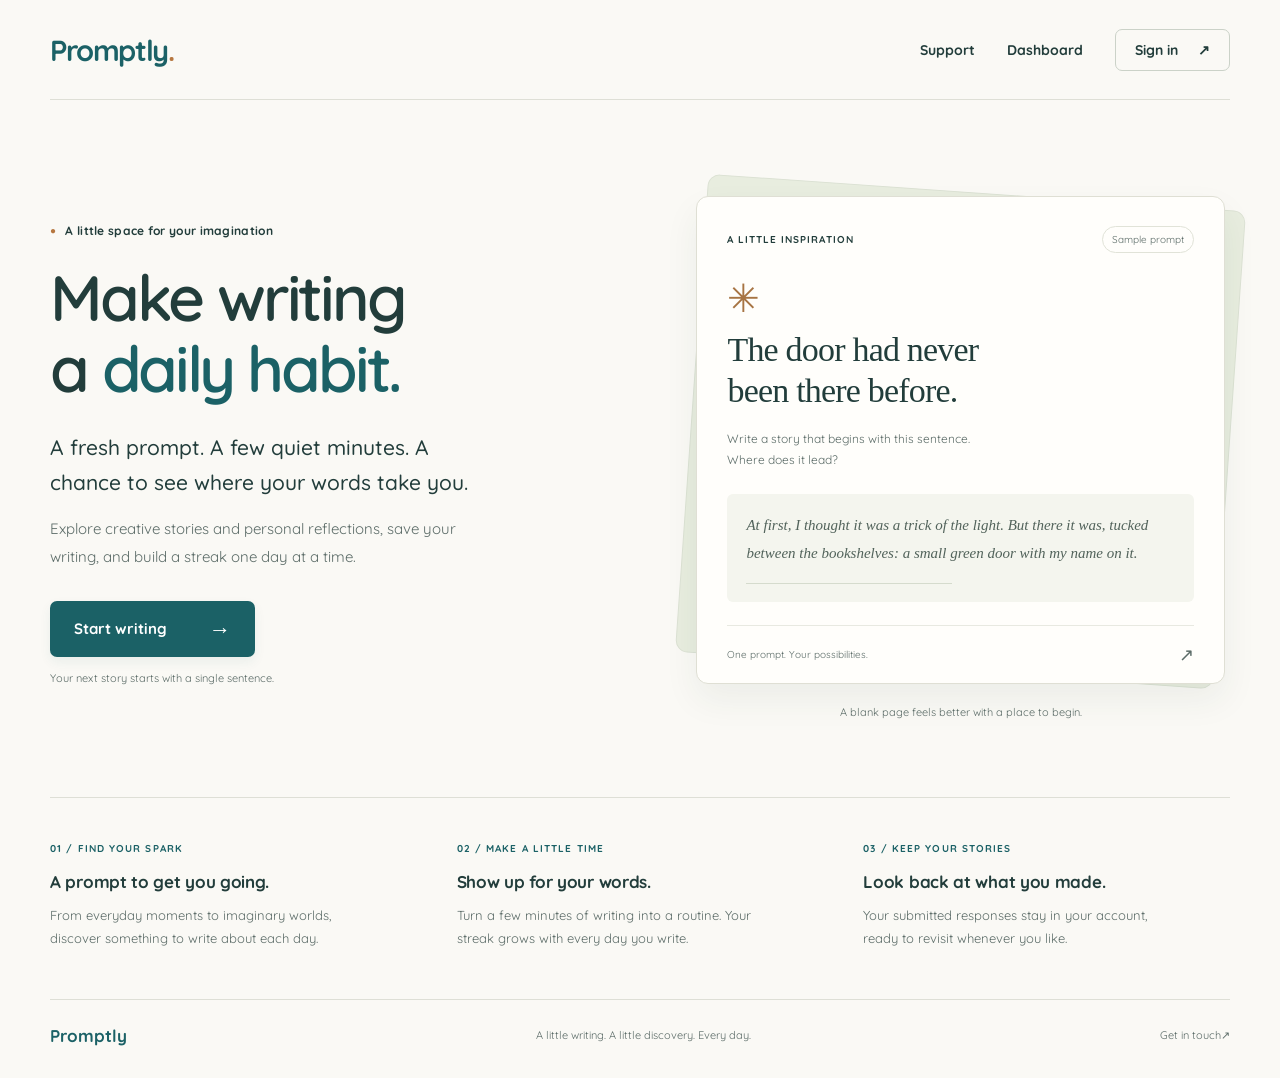
<file: home/index.html>
<!DOCTYPE html>
<html lang="en">
  <head>
    <meta charset="UTF-8">
    <meta name="viewport" content="width=device-width, initial-scale=1">
    <title>Promptly — A little writing, every day</title>
    <meta name="description" content="Build a daily writing habit with creative prompts, saved responses, and writing streaks.">
    <link rel="icon" href="../images/favicon.png">
    <link rel="preconnect" href="https://fonts.googleapis.com">
    <link rel="preconnect" href="https://fonts.gstatic.com" crossorigin>
    <link href="https://fonts.googleapis.com/css2?family=Quicksand:wght@400;500;600;700&display=swap" rel="stylesheet">
    <link rel="stylesheet" href="/home/style.css">
    <script async src="https://pagead2.googlesyndication.com/pagead/js/adsbygoogle.js?client=ca-pub-9231035634119963" crossorigin="anonymous"></script>
  </head>
  <body>
    <a class="skip" href="#main">Skip to content</a>
    <header>
      <a class="brand" href="./index.html">Promptly<span>.</span></a>
      <nav aria-label="Main navigation">
        <a href="../support/">Support</a>
        <a href="../dashboard/">Dashboard</a>
        <a class="signin" href="../login/">Sign in <span aria-hidden="true">↗</span></a>
      </nav>
    </header>
    <main id="main">
      <section class="hero" aria-labelledby="headline">
        <div class="copy">
          <p class="eyebrow"><span aria-hidden="true">●</span> A little space for your imagination</p>
          <h1 id="headline">Make writing<br>a <em>daily habit.</em></h1>
          <p class="intro">A fresh prompt. A few quiet minutes. A chance to see where your words take you.</p>
          <p class="description">Explore creative stories and personal reflections, save your writing, and build a streak one day at a time.</p>
          <a class="primary" href="../prompt/">Start writing <span aria-hidden="true">→</span></a>
          <p class="note">Your next story starts with a single sentence.</p>
        </div>
        <div class="preview">
          <div class="back-paper" aria-hidden="true"></div>
          <article class="card" aria-labelledby="sample-title">
            <div class="card-top">
              <span>A LITTLE INSPIRATION</span>
              <span class="badge">Sample prompt</span>
            </div>
            <div class="spark" aria-hidden="true">✳</div>
            <h2 id="sample-title">The door had never<br>been there before.</h2>
            <p class="instruction">Write a story that begins with this sentence.<br>Where does it lead?</p>
            <div class="sample">
              <p>At first, I thought it was a trick of the light. But there it was, tucked between the bookshelves: a small green door with my name on it.</p>
              <div class="line" aria-hidden="true"></div>
            </div>
            <div class="card-bottom">
              <span>One prompt. Your possibilities.</span>
              <span aria-hidden="true">↗</span>
            </div>
          </article>
          <p class="caption">A blank page feels better with a place to begin.</p>
        </div>
      </section>
      <section class="benefits" aria-label="How Promptly works">
        <article>
          <span class="step">01 / FIND YOUR SPARK</span>
          <h2>A prompt to get you going.</h2>
          <p>From everyday moments to imaginary worlds, discover something to write about each day.</p>
        </article>
        <article>
          <span class="step">02 / MAKE A LITTLE TIME</span>
          <h2>Show up for your words.</h2>
          <p>Turn a few minutes of writing into a routine. Your streak grows with every day you write.</p>
        </article>
        <article>
          <span class="step">03 / KEEP YOUR STORIES</span>
          <h2>Look back at what you made.</h2>
          <p>Your submitted responses stay in your account, ready to revisit whenever you like.</p>
        </article>
      </section>
    </main>
    <footer>
      <a class="footer-brand" href="./index.html">Promptly</a>
      <p>A little writing. A little discovery. Every day.</p>
      <a href="../support/">Get in touch<span aria-hidden="true">↗</span></a>
    </footer>
  </body>
</html>
</file>
<file: home/style.css>
:root {
  color-scheme: light;
  --ink: #223d3b;
  --teal: #1b6166;
  --muted: #5c6c68;
  --line: #dedfd6;
}

* {
  box-sizing: border-box;
}

body {
  margin: 0;
  background: #faf9f5;
  color: var(--ink);
  font-family: Quicksand, sans-serif;
  -webkit-font-smoothing: antialiased;
}

a {
  color: inherit;
  text-decoration: none;
}

a:focus-visible {
  outline: 3px solid var(--teal);
  outline-offset: 6px;
}

.skip {
  position: absolute;
  top: 10px;
  left: 16px;
  transform: translateY(-150%);
  padding: 12px;
  background: white;
  z-index: 5;
}

.skip:focus {
  transform: none;
}

header, main, footer {
  width: min(1180px, calc(100% - 96px));
  margin-inline: auto;
}

header {
  min-height: 100px;
  display: flex;
  align-items: center;
  justify-content: space-between;
  border-bottom: 1px solid var(--line);
  gap: 24px;
}

.brand {
  font-size: 29px;
  font-weight: 700;
  letter-spacing: -1.4px;
  color: var(--teal);
}

.brand span {
  color: #b67740;
}

nav {
  display: flex;
  align-items: center;
  gap: 32px;
  font-size: 14px;
  font-weight: 700;
}

.signin {
  border: 1px solid #cbd2c8;
  padding: 11px 19px;
  border-radius: 7px;
}

.signin span {
  margin-left: 16px;
}

nav a:hover, footer a:hover {
  text-decoration: underline;
  text-underline-offset: 5px;
}

.hero {
  display: grid;
  grid-template-columns: 1.05fr 1fr;
  gap: 76px;
  align-items: center;
  padding: 88px 0 78px;
}

.eyebrow {
  display: flex;
  align-items: center;
  gap: 9px;
  margin: 0 0 24px;
  font-size: 12px;
  font-weight: 700;
  letter-spacing: .3px;
}

.eyebrow span {
  font-size: 10px;
  color: #b67740;
}

h1 {
  margin: 0 0 25px;
  font-size: clamp(44px, 5vw, 65px);
  font-weight: 600;
  line-height: 1.12;
  letter-spacing: -3.2px;
}

h1 em {
  font-style: normal;
  color: var(--teal);
}

.intro {
  font-size: 21px;
  line-height: 1.65;
  font-weight: 500;
  margin: 0 0 16px;
  max-width: 440px;
}

.description {
  color: var(--muted);
  font-size: 15px;
  line-height: 1.85;
  max-width: 420px;
  margin: 0 0 30px;
}

.primary {
  display: inline-flex;
  align-items: center;
  gap: 42px;
  padding: 17px 24px;
  border-radius: 7px;
  background: var(--teal);
  color: white;
  font-size: 15px;
  font-weight: 700;
  box-shadow: 0 5px 12px #1b616612;
}

.primary:hover {
  background: #174f53;
}

.primary span {
  font-size: 22px;
  line-height: 1;
}

.note {
  font-size: 11px;
  color: var(--muted);
  margin: 14px 0 0;
}

.preview {
  position: relative;
  min-width: 0;
  padding: 8px 5px 0;
}

.back-paper {
  position: absolute;
  top: 4px;
  right: 0;
  left: 0;
  bottom: 48px;
  border-radius: 12px;
  background: #e8eddf;
  border: 1px solid #dce2d4;
  transform: rotate(4deg);
}

.card {
  position: relative;
  background: #fffefb;
  padding: 29px 30px 0;
  border: 1px solid #dfdfd4;
  border-radius: 12px;
  box-shadow: 0 16px 35px #263d3010;
}

.card-top {
  display: flex;
  justify-content: space-between;
  align-items: center;
  gap: 12px;
  font-size: 10px;
}

.card-top > span:first-child {
  font-weight: 700;
  letter-spacing: 1px;
}

.badge {
  border: 1px solid #e1e3d8;
  border-radius: 20px;
  padding: 6px 9px;
  color: var(--muted);
  white-space: nowrap;
}

.spark {
  color: #a77443;
  font-size: 39px;
  margin: 25px 0 13px;
  line-height: 1;
}

.card h2 {
  font-family: Georgia, serif;
  font-weight: 400;
  font-size: 34px;
  line-height: 1.2;
  letter-spacing: -.8px;
  margin: 0 0 16px;
}

.instruction {
  font-size: 12px;
  line-height: 1.8;
  color: var(--muted);
  margin: 0 0 23px;
}

.sample {
  padding: 18px 19px;
  background: #f4f5ee;
  border-radius: 6px;
}

.sample p {
  margin: 0;
  font-family: Georgia, serif;
  font-size: 15px;
  font-style: italic;
  line-height: 1.85;
  color: #52635b;
}

.line {
  width: 48%;
  height: 1px;
  background: #d5dbcd;
  margin-top: 16px;
}

.card-bottom {
  border-top: 1px solid #e8e9e1;
  padding: 17px 0;
  margin-top: 23px;
  display: flex;
  justify-content: space-between;
  align-items: center;
  gap: 10px;
  font-size: 10px;
  color: var(--muted);
}

.card-bottom > span:last-child {
  font-size: 18px;
}

.caption {
  position: relative;
  text-align: center;
  color: var(--muted);
  font-size: 11px;
  margin: 21px 0 0;
}

.benefits {
  display: grid;
  grid-template-columns: repeat(3, minmax(0, 1fr));
  gap: 40px;
  padding: 38px 0 48px;
  border-top: 1px solid var(--line);
}

.step {
  font-size: 10px;
  color: var(--teal);
  letter-spacing: 1.1px;
  font-weight: 700;
}

.benefits h2 {
  font-size: 17px;
  line-height: 1.5;
  margin: 13px 0 9px;
  font-weight: 700;
  letter-spacing: -.3px;
}

.benefits p {
  color: var(--muted);
  font-size: 13px;
  line-height: 1.8;
  margin: 0;
  max-width: 310px;
}

footer {
  border-top: 1px solid var(--line);
  display: flex;
  align-items: center;
  justify-content: space-between;
  gap: 20px;
  padding: 25px 0 32px;
  font-size: 11px;
  color: var(--muted);
}

.footer-brand {
  font-size: 17px;
  font-weight: 700;
  color: var(--teal);
}

footer p {
  margin: 0;
}

@media (max-width: 1000px) {
  header, main, footer {
    width: calc(100% - 56px);
  }

  .hero {
    gap: 36px;
    padding: 64px 0;
  }

  .card {
    padding: 24px 22px 0;
  }

  .card h2 {
    font-size: 29px;
  }

  .intro {
    font-size: 18px;
  }

}

@media (max-width: 760px) {
  .hero {
    grid-template-columns: 1fr;
    gap: 45px;
    padding: 46px 0;
  }

  .copy {
    max-width: 530px;
  }

  h1 {
    font-size: 54px;
  }

  .preview {
    width: 100%;
    max-width: 490px;
    margin-inline: auto;
  }

  .benefits {
    grid-template-columns: 1fr;
    gap: 27px;
    padding: 32px 0;
  }

  .benefits p {
    max-width: 480px;
  }

  footer {
    flex-wrap: wrap;
  }

  footer p {
    order: 3;
    flex-basis: 100%;
  }

}

@media (max-width: 420px) {
  header, main, footer {
    width: calc(100% - 36px);
  }

  header {
    min-height: 82px;
    gap: 12px;
  }

  nav {
    gap: 14px;
    font-size: 12px;
  }

  .brand {
    font-size: 26px;
  }

  .signin {
    padding: 9px 11px;
  }

  .signin span {
    margin-left: 6px;
  }

  h1 {
    font-size: 44px;
    letter-spacing: -2px;
  }

  .eyebrow {
    font-size: 10px;
  }

  .card-top {
    flex-wrap: wrap;
  }

  .card h2 {
    font-size: 28px;
  }

}
</file>
